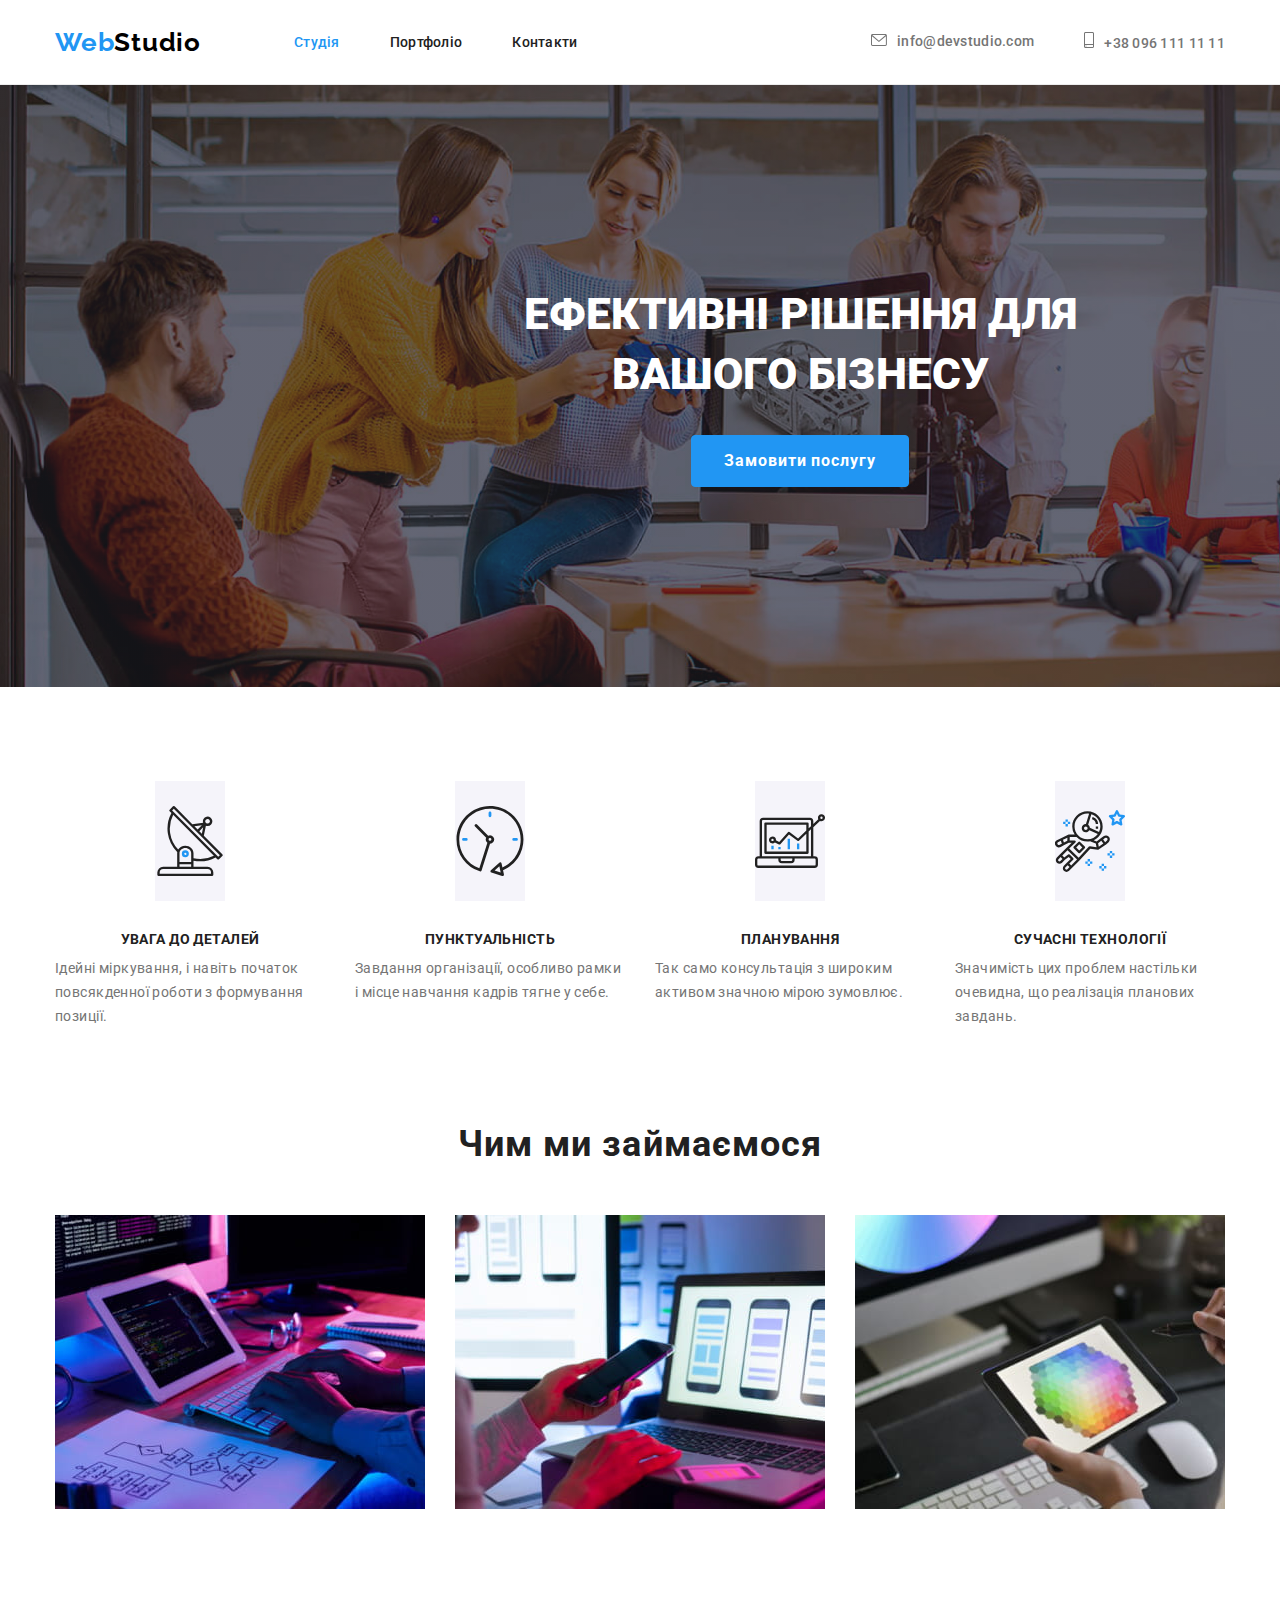
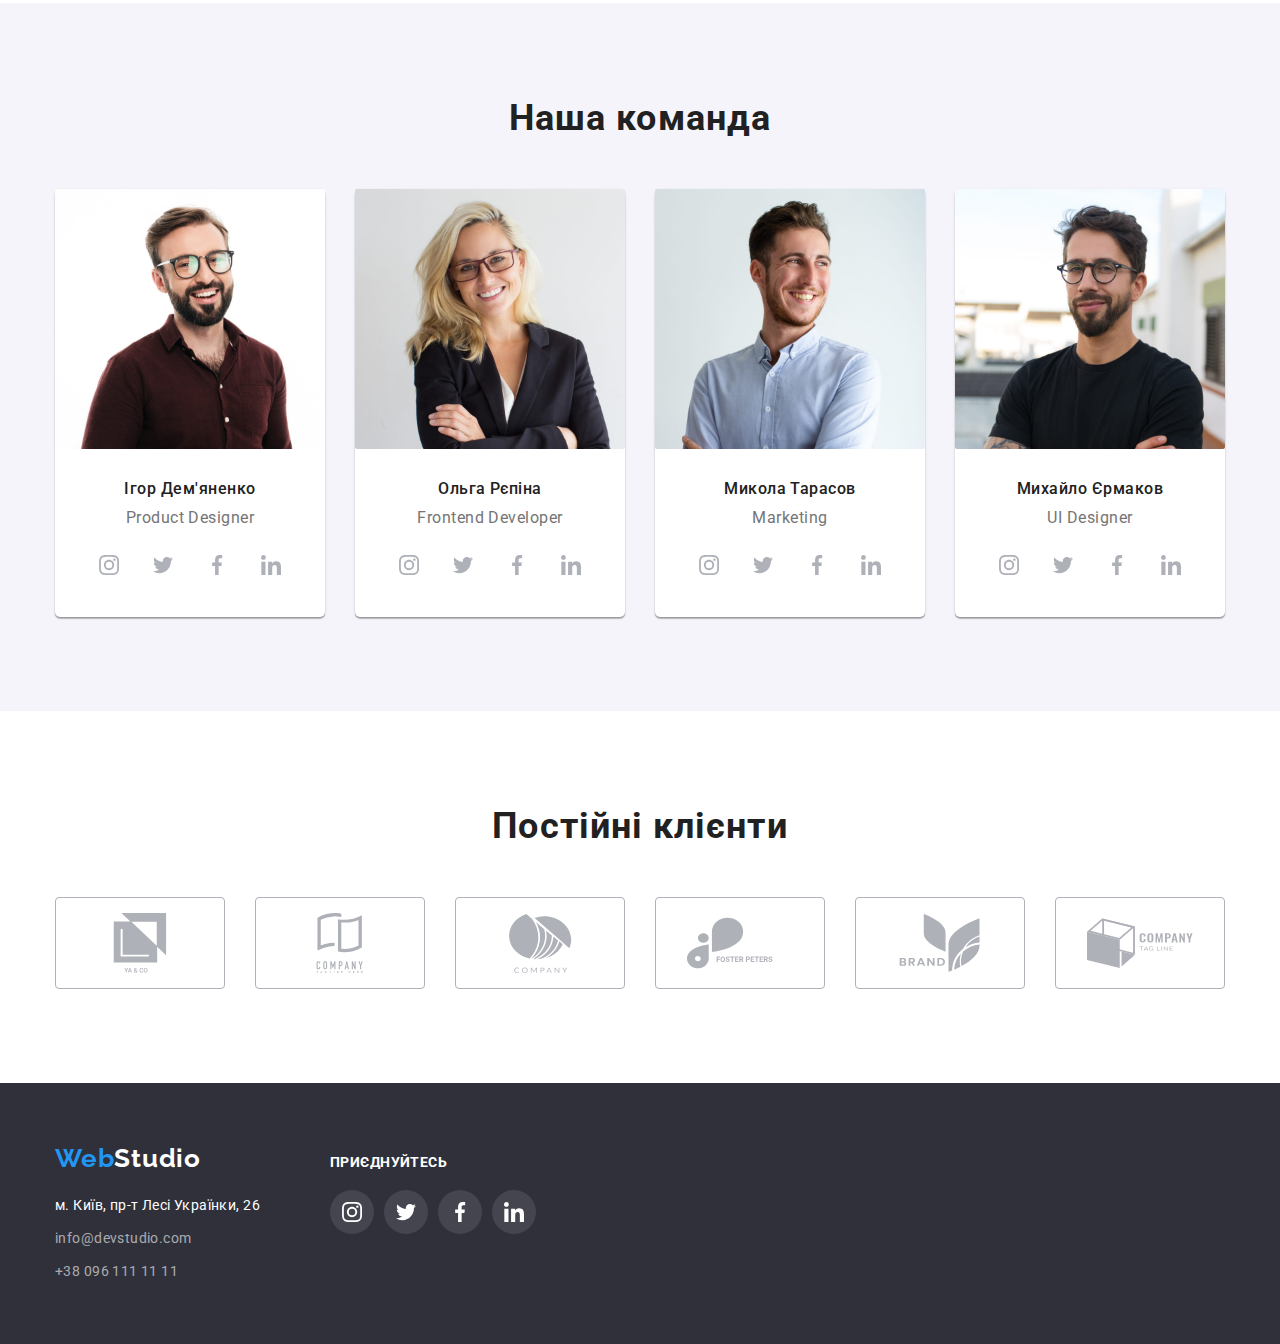
<file: index.html>
<!DOCTYPE html>
<html lang="uk">
<head>
    <meta charset="UTF-8">
    <meta http-equiv="X-UA-Compatible" content="IE=edge">
    <meta name="viewport" content="width=device-width, initial-scale=1.0">
    <title>Студія</title>
    <link href="https://fonts.googleapis.com/css2?family=Raleway:wght@700&family=Roboto:wght@400;500;700;900&display=swap" rel="stylesheet">
    <link rel="stylesheet" href="https://cdnjs.cloudflare.com/ajax/libs/modern-normalize/1.1.0/modern-normalize.css">
    <link rel="stylesheet" href="./styles/style.css">
</head>
<body>
<header class="header">
<div class="header-container container">
    <nav class="header-nav">
        <a href="./index.html" lang="en" class="header-logo logo"> <span class="header-logo-blue">Web</span><span class="header-logo-black">Studio</span></a>
        <ul class="header-list list">
            <li class="header-list-item"><a class="link current header-list-link" href="./index.html">Студія</a></li>
            <li class="header-list-item"><a class="header-list-link link" href="./portfolio.html">Портфоліо</a></li>
            <li class="header-list-item"><a class="header-list-link link" href="#">Контакти</a></li>
        </ul>
    </nav>

        <ul class="header-list list">
            <li class="header-list-contacts list">
                <a class="header-contacts-link link" href="mailto:info@devstudio.com">
                    <svg class="social-ikon-mail" width="16" height="12">
                        <use href="./images/icons.svg#icon-envelope" ></use>
                    </svg>info@devstudio.com</a></li>
            <li class="header-list-contacts list">
                <a class="header-contacts-link link" href="tel:+380961111111">
                    <svg class="social-ikon-tel">
                    <use href="./images/icons.svg#icon-smartphone" width="10" height="16"></use>
                </svg>+38 096 111 11 11</a></li>
        </ul>
</div>   
</header>
<main>
<!--банер-->
    <section class="banner">
     <div class="container">
        <h1 class="banner-title">Ефективні рішення для вашого бізнесу</h1>
        <button class="banner-button" type="button">Замовити послугу</button>
    </div> 
</section>
<!--наші особливості  --> 
<section class="features">
    <div class="container features-container">
        <h2 class="features-title hiden-title">Наші особливості</h2>
        <ul class="features-list list">
        <li class="features-list-item icon-antenna">
            <div class="features-icon">
                <svg class="icon" width="70" height="70">
                    <use href="./images/icons.svg#icon-antenna" ></use>
                </svg>
            </div>
            <h3 class="features-list-name">Увага до деталей</h3>
            <p class="features-list-description">Ідейні міркування, і навіть початок повсякденної роботи з формування позиції.</p>
        </li>
        <li class="features-list-item icon-clock">
            <div class="features-icon">
                <svg class="icon" width="70" height="70">
                <use href="./images/icons.svg#icon-clock" ></use>
                </svg>
            </div>
            <h3 class="features-list-name">Пунктуальність</h3>
            <p class="features-list-description">Завдання організації, особливо рамки і місце навчання кадрів тягне у себе.</p>
        </li>
        <li class="features-list-item icon-diagram" >
            <div class="features-icon">
                <svg class="icon" width="70" height="70">
                <use href="./images/icons.svg#icon-diagram" ></use>
                </svg>
            </div>
            <h3 class="features-list-name">Планування</h3>
            <p class="features-list-description">Так само консультація з широким активом значною мірою зумовлює.</p>
        </li>
        <li class="features-list-item icon-astronaut">
            <div class="features-icon">
                <svg class="icon" width="70" height="70">
                <use href="./images/icons.svg#icon-astronaut" ></use>
                </svg>
            </div>
            <h3 class="features-list-name">Сучасні технології</h3>
            <p class="features-list-description">Значимість цих проблем настільки очевидна, що реалізація планових завдань.</p>
        </li>
        </ul>
    </div>
</section>
<!--чим ми займаємось  --> 
<section class="projects">
    <div class="container">
        <h2 class="section-title">Чим ми займаємося</h2>
        <ul class="projects-list list">
            <li class="projects-list-item list"><img src="./images/box1.jpg" alt="робота за компютером" width="370"></li>
            <li class="projects-list-item list"><img src="./images/box2.jpg" alt="робота з телефоном" width="370" ></li>
            <li class="projects-list-item list"><img src="./images/box3.jpg" alt="робота з планшетом" width="370" ></li>
        </ul>   
    </div>
</section>
<!--наша команда  -->
<section class="team">
    <div class="container">
        <h2 class="section-title">Наша команда</h2>
        <ul class="team-members list">
            <li class="team-members-list"> 
                <img class="photo" src="./images/demyanenko.jpg" alt="фотографія Ігоря Дем'яненко" width="270" height="260">
                <div class="teem-members-about">
                    <h3 class="employee-name">Ігор Дем'яненко</h3>
                    <p class="employee-position" lang="en">Product Designer</p>
                    <ul class="social-icons list">
                        <li class="team-social list">
                            <a href="#" class="social-link link">
                            <svg class="social-icon" width="20" height="20">
                                <use href="./images/icons.svg#icon-instagram" ></use>
                            </svg>
                        </a></li>
                        <li class="team-social list"><a href="#" class="social-link link">
                            <svg class="social-icon" width="20" height="20">
                                <use href="./images/icons.svg#icon-twitter" ></use>
                            </svg>
                        </a></li>
                        <li class="team-social list"><a href="#" class="social-link link">
                            <svg class="social-icon" width="20" height="20">
                                <use href="./images/icons.svg#icon-facebook" ></use>
                            </svg>
                        </a></li>
                        <li class="team-social list"><a href="#" class="social-link link">
                            <svg class="social-icon" width="20" height="20">
                                <use href="./images/icons.svg#icon-linkedin" ></use>
                            </svg>
                        </a></li>
                    </ul> 
                </div>
            </li>
            <li class="team-members-list"> 
                <img class="photo"src="./images/repin.jpg" alt="фотографія Ольги Рєпіна" width="270" height="260">
                <div class="teem-members-about">
                    <h3 class="employee-name">Ольга Рєпіна</h3>
                    <p class="employee-position" lang="en">Frontend Developer</p>
                    <ul class="social-icons list">
                        <li class="team-social list">
                            <a href="#" class="social-link link">
                            <svg class="social-icon" width="20" height="20">
                                <use href="./images/icons.svg#icon-instagram" ></use>
                            </svg>
                        </a></li>
                        <li class="team-social list"><a href="#" class="social-link link">
                            <svg class="social-icon" width="20" height="20">
                                <use href="./images/icons.svg#icon-twitter" ></use>
                            </svg>
                        </a></li>
                        <li class="team-social list"><a href="#" class="social-link link">
                            <svg class="social-icon" width="20" height="20">
                                <use href="./images/icons.svg#icon-facebook" ></use>
                            </svg>
                        </a></li>
                        <li class="team-social list"><a href="#" class="social-link link">
                            <svg class="social-icon" width="20" height="20">
                                <use href="./images/icons.svg#icon-linkedin" ></use>
                            </svg>
                        </a></li>
                    </ul>
                </div>
            </li>
            <li class="team-members-list"> 
                <img class="photo" src="./images/tarasov.jpg" alt="фотографія Миколи Тарасова" width="270" height="260">
                <div class="teem-members-about">
                    <h3 class="employee-name">Микола Тарасов</h3>
                    <p class="employee-position" lang="en">Marketing</p>
                    <ul class="social-icons list">
                        <li class="team-social list">
                            <a href="#" class="social-link link">
                            <svg class="social-icon" width="20" height="20">
                                <use href="./images/icons.svg#icon-instagram" ></use>
                            </svg>
                        </a></li>
                        <li class="team-social list"><a href="#" class="social-link link">
                            <svg class="social-icon" width="20" height="20">
                                <use href="./images/icons.svg#icon-twitter" ></use>
                            </svg>
                        </a></li>
                        <li class="team-social list"><a href="#" class="social-link link">
                            <svg class="social-icon" width="20" height="20">
                                <use href="./images/icons.svg#icon-facebook" ></use>
                            </svg>
                        </a></li>
                        <li class="team-social list"><a href="#" class="social-link link">
                            <svg class="social-icon" width="20" height="20">
                                <use href="./images/icons.svg#icon-linkedin" ></use>
                            </svg>
                        </a></li>
                    </ul>
                </div>
            </li>
            <li class="team-members-list"> 
                    <img class="photo" src="./images/ermakov.jpg" alt="фотографія Михайла Єрмакова" width="270" height="260">
                    <div class="teem-members-about">
                        <h3 class="employee-name">Михайло Єрмаков</h3>
                        <p class="employee-position" lang="en">UI Designer</p>
                        <ul class="social-icons list">
                            <li class="team-social list">
                                <a href="#" class="social-link link">
                                <svg class="social-icon" width="20" height="20">
                                    <use href="./images/icons.svg#icon-instagram" ></use>
                                </svg>
                            </a></li>
                            <li class="team-social list"><a href="#" class="social-link link">
                                <svg class="social-icon" width="20" height="20">
                                    <use href="./images/icons.svg#icon-twitter" ></use>
                                </svg>
                            </a></li>
                            <li class="team-social list"><a href="#" class="social-link link">
                                <svg class="social-icon" width="20" height="20">
                                    <use href="./images/icons.svg#icon-facebook" ></use>
                                </svg>
                            </a></li>
                            <li class="team-social list"><a href="#" class="social-link link">
                                <svg class="social-icon" width="20" height="20">
                                    <use href="./images/icons.svg#icon-linkedin" ></use>
                                </svg>
                            </a></li>
                        </ul>
                    </div>
            </li>
        </ul>
    </div>
</section>
<!--Постійні клієнти-->
<section class="client">
    <div class="container">
        <h2 class="section-title">Постійні клієнти</h2>
        <ul class="client-list list">
            <li class="client-list-item">
                <a href=""  class="client-link">
                <svg class="client-icon" width="106" height="60">
                    <use href="./images/icons.svg#icon-group1" ></use>
                </svg>
            </a></li>
            <li class="client-list-item">
                <a href="" class="client-link">
                <svg class="client-icon" width="106" height="60">
                    <use href="./images/icons.svg#icon-group2" ></use>
                </svg>
            </a></li>
            <li class="client-list-item">
                <a href="" class="client-link">
                <svg class="client-icon" width="106" height="60">
                    <use href="./images/icons.svg#icon-group3" ></use>
                </svg>
            </a></li>
            <li class="client-list-item">
                <a href="" class="client-link">
                <svg class="client-icon" width="106" height="60">
                    <use href="./images/icons.svg#icon-group4" ></use>
                </svg>
            </a></li>
            <li class="client-list-item">
                <a href="" class="client-link">
                <svg class="client-icon" width="106" height="60">
                    <use href="./images/icons.svg#icon-group5" ></use>
                </svg>
            </a></li>
            <li class="client-list-item">
                <a href="" class="client-link">
                <svg class="client-icon" width="106" height="60">
                    <use href="./images/icons.svg#icon-group6" ></use>
                </svg>
            </a></li>
        </ul> 

    </div>
</section>
</main>  
<footer class="footer">
 <!--контактні дані  -->
 <div class="container">
    <div class="container-address">
        <a href="./index.html" class="footer-logo logo"> <span class="footer-logo-blue">Web</span><span class="footer-logo-white">Studio</span></a>
        <address class="footer-contacts">
             <ul class="footer-contacts-list list link">
                <li class="footer-contacts-list-item">
                    <a class="footer-link-addres link" href="https://goo.gl/maps/AmwkQ84V7P5JWg967" target="_blank" rel="noopener noreferrer nofollow">м. Київ, пр-т Лесі Українки, 26</a>
                </li>
                <li class="footer-contacts-list-item">
                    <a class="footer-link-mail link" href="mailto:info@devstudio.com">info@devstudio.com</a>
                </li>
                <li class="footer-contacts-list-item">
                    <a class="footer-link-tel link" href="tel:+380961111111">+38 096 111 11 11</a>
                </li>
            </ul>
        </address>
    </div>
    <div class="container-social">
        <h2 class="social-section-title">приєднуйтесь</h2>
        <ul class="footer-social-icons list">
        <li class="footer-social-list list">
            <a href="#" class="footer-social-link link">
            <svg class="footer-social-icon" width="20" height="20">
                <use href="./images/icons.svg#icon-instagram" ></use>
            </svg>
        </a></li>
        <li class="footer-social-list list">
            <a href="#" class="footer-social-link link">
            <svg class="footer-social-icon" width="20" height="20">
                <use href="./images/icons.svg#icon-twitter" ></use>
            </svg>
        </a></li>
        <li class="footer-social-list list">
            <a href="#" class="footer-social-link link">
            <svg class="footer-social-icon" width="20" height="20">
                <use href="./images/icons.svg#icon-facebook" ></use>
            </svg>
        </a></li>
        <li class="footer-social-list list">
            <a href="#" class="footer-social-link link">
            <svg class="footer-social-icon" width="20" height="20">
                <use href="./images/icons.svg#icon-linkedin" ></use>
            </svg>
        </a></li>
        </ul>
    </div> 
</div>    
</footer>
</body>
</html>
</file>
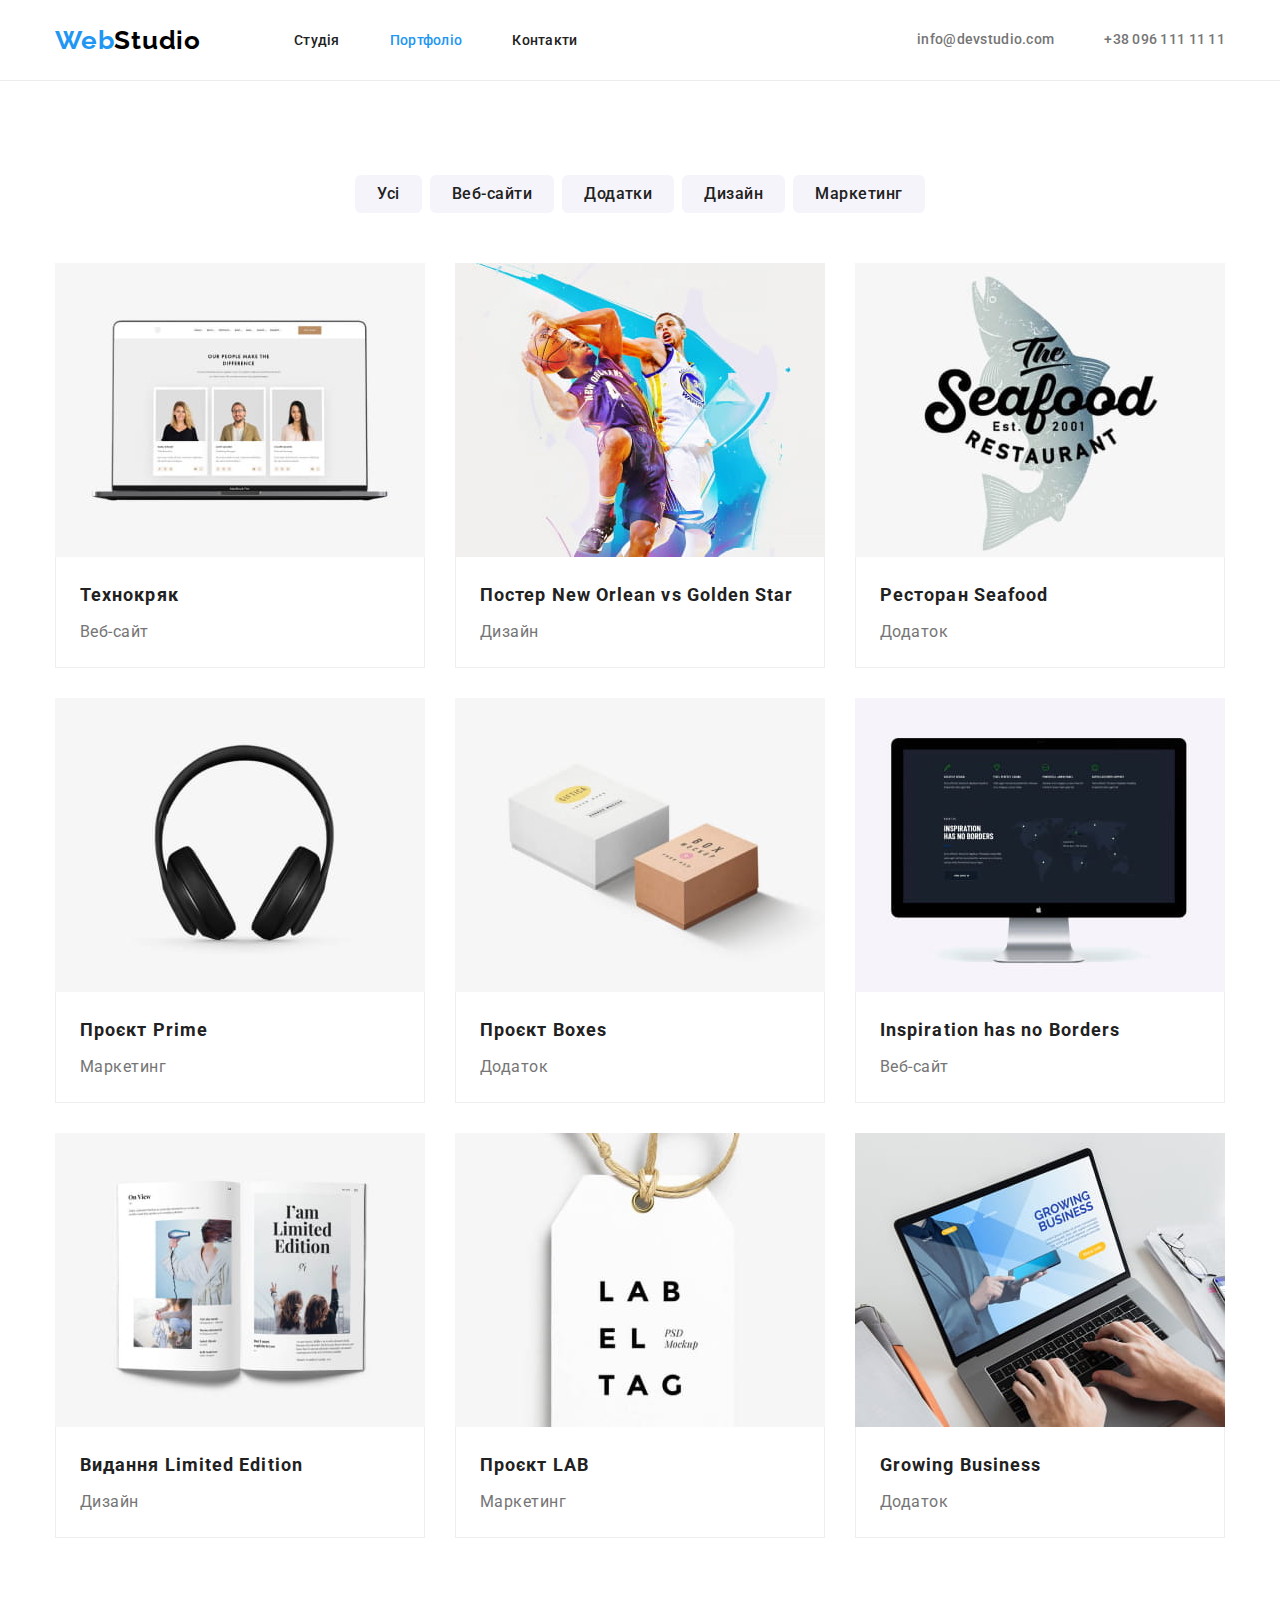
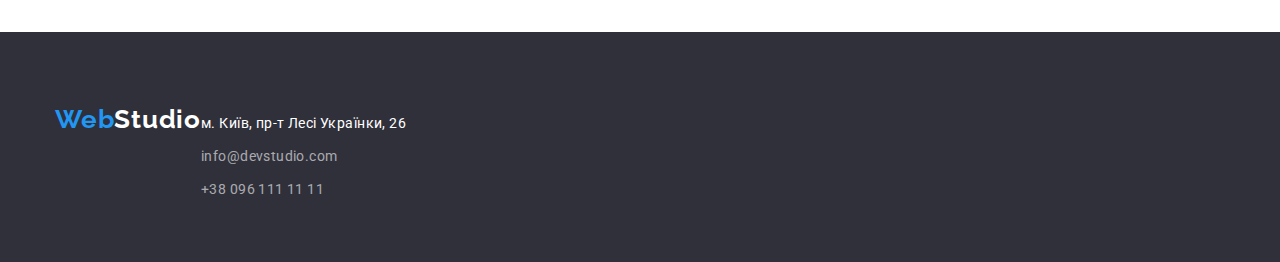
<file: portfolio.html>
<!DOCTYPE html>
<html lang="uk">
<head>
    <meta charset="UTF-8">
    <meta http-equiv="X-UA-Compatible" content="IE=edge">
    <meta name="viewport" content="width=device-width, initial-scale=1.0">
    <title>Портфоліо</title>
    <link href="https://fonts.googleapis.com/css2?family=Raleway:wght@700&family=Roboto:wght@400;500;700;900&display=swap" rel="stylesheet">
    <link rel="stylesheet" href="https://cdnjs.cloudflare.com/ajax/libs/modern-normalize/1.1.0/modern-normalize.css">
    <link rel="stylesheet" href="./styles/style.css">
</head>
<body>
<header class="header">
        <div class="header-container container">
                <nav class="header-nav">
                <a href="./index.html" lang="en" class="header-logo logo"> <span class="header-logo-blue">Web</span><span class="header-logo-black">Studio</span></a>
                 <ul class="header-list list">
                        <li class="header-list-item"><a class="header-list-link link" href="./index.html">Студія</a></li>
                        <li class="header-list-item"><a class="link current header-list-link" href="./portfolio.html">Портфоліо</a></li>
                        <li class="header-list-item"><a class="header-list-link link" href="#">Контакти</a></li>
                </ul>
                </nav>
                <ul class="header-list list">
                        <li class="header-list-contacts list"><a class="header-contacts-link link" href="mailto:info@devstudio.com">info@devstudio.com</a></li>
                        <li class="header-list-contacts list"><a class="header-contacts-link link" href="tel:+380961111111">+38 096 111 11 11</a></li>
                </ul>
        </div>   
</header>
<main>
<!--портфоліо-->
<section class="portfolio">
        <div class="container">
                <h1 class="hiden-title">Портфоліо</h1>
                <ul class="list-buttons-position list">
                    <li class="list-buttons"><button class="portfolio-button " type="button">Усі</button></li>
                    <li class="list-buttons"><button class="portfolio-button " type="button">Веб-сайти</button></li>
                    <li class="list-buttons"><button class="portfolio-button " type="button">Додатки</button></li>
                    <li class="list-buttons"><button class="portfolio-button " type="button">Дизайн</button></li>
                    <li class="list-buttons"><button class="portfolio-button " type="button">Маркетинг</button></li>
                </ul> 
                <ul class="portfolio-project list">
                        <li class="portfolio-project-list"> 
                                <a class="portfolio-project-link" href="#"> 
                                        <img class="portfolio-img" src="./images/portfolio1.jpg" alt="Веб-сайт" width="370">
                                        <div class="portfolio-about">
                                                <h2 class="portfolio-title">Технокряк</h2>
                                                <p class="portfolio-type">Веб-сайт</p>
                                        </div>
                                </a>    
                        </li>
                        <li class="portfolio-project-list">
                                <a class="portfolio-project-link" href="#">
                                        <img class="portfolio-img" src="./images/portfolio2.jpg" alt="гравці в басуктбол" width="370">
                                        <div class="portfolio-about">   
                                                <h2 class="portfolio-title" lang="en">Постер New Orlean vs Golden Star</h2>
                                                <p class="portfolio-type">Дизайн</p>
                                        </div>
                                </a>  
                        </li>
                        <li class="portfolio-project-list"> 
                                <a class="portfolio-project-link" href="#">
                                        <img class="portfolio-img" src="./images/portfolio3.jpg" alt="логотип ресторану" width="370">
                                        <div class="portfolio-about">
                                                <h2 class="portfolio-title" lang="en">Ресторан Seafood</h2>
                                                <p class="portfolio-type">Додаток</p>
                                        </div>
                                </a>  
                        </li>
                        <li class="portfolio-project-list"> 
                                <a class="portfolio-project-link" href="#">
                                        <img class="portfolio-img" src="./images/portfolio4.jpg" alt="навушники" width="370">
                                        <div class="portfolio-about">
                                                <h2 class="portfolio-title" lang="en">Проєкт Prime</h2>
                                                <p class="portfolio-type">Маркетинг</p>
                                        </div>
                                </a>   
                        </li>
                        <li class="portfolio-project-list"> 
                                <a class="portfolio-project-link" href="#">
                                        <img class="portfolio-img" src="./images/portfolio5.jpg" alt="дві коробки" width="370">
                                        <div class="portfolio-about">
                                                <h2 class="portfolio-title" lang="en">Проєкт Boxes</h2>
                                                <p class="portfolio-type">Додаток</p>
                                        </div>
                                </a>     
                        </li>
                                <li class="portfolio-project-list"> 
                                <a class="portfolio-project-link" href="#">
                                        <img class="portfolio-img" src="./images/portfolio6.jpg" alt="монітор компютера" width="370">
                                        <div class="portfolio-about">
                                                <h2 class="portfolio-title" lang="en">Inspiration has no Borders</h2>
                                                <p class="portfolio-type">Веб-сайт</p>
                                        </div>
                                </a>       
                        </li>
                        <li class="portfolio-project-list"> 
                                <a class="portfolio-project-link" href="#">
                                        <img class="portfolio-img" src="./images/portfolio7.jpg" alt="книга" width="370">
                                        <div class="portfolio-about">
                                                <h2 class="portfolio-title" lang="en">Видання Limited Edition</h2>
                                                <p class="portfolio-type">Дизайн</p>
                                        </div>
                                </a>       
                        </li>
                        <li class="portfolio-project-list"> 
                                <a class="portfolio-project-link" href="#">
                                        <img class="portfolio-img" src="./images/portfolio8.jpg" alt="бірка" width="370">
                                        <div class="portfolio-about">
                                                <h2 class="portfolio-title" lang="en">Проєкт LAB</h2>
                                                <p class="portfolio-type">Маркетинг</p>
                                        </div>
                                </a>       
                        </li>
                        <li class="portfolio-project-list"> 
                                <a class="portfolio-project-link" href="#">
                                        <img class="portfolio-img" src="./images/portfolio9.jpg" alt="компютер" width="370">
                                        <div class="portfolio-about">
                                                <h2 class="portfolio-title" lang="en">Growing Business</h2>
                                                <p class="portfolio-type">Додаток</p>
                                        </div>
                                </a>  
                        </li> 
                </ul>
    </div>
</section>
</main>  
<footer class="footer">
<!--контактні дані  -->
<div class="container">
        <a href="./index.html" class="footer-logo logo"> <span class="footer-logo-blue">Web</span><span class="footer-logo-white">Studio</span></a>
        <address class="footer-contacts">
                <ul class="footer-contacts-list list link">
                   <li class="footer-contacts-list-item">
                       <a class="footer-link-addres link" href="https://goo.gl/maps/AmwkQ84V7P5JWg967" target="_blank" rel="noopener noreferrer nofollow">м. Київ, пр-т Лесі Українки, 26</a>
                   </li>
                   <li class="footer-contacts-list-item">
                       <a class="footer-link-mail link" href="mailto:info@devstudio.com">info@devstudio.com</a>
                   </li>
                   <li class="footer-contacts-list-item">
                       <a class="footer-link-tel link" href="tel:+380961111111">+38 096 111 11 11</a>
                   </li>
               </ul>
        </address>
</div>   
</footer>
</body>
</html>
</file>
<file: styles/style.css>
:root {
--logo-web:  #2196F3;
--header-logo-studio:hsl(0, 0%, 0%);
--footer-logo-studio:#FFFFFF;
--text-color:#212121;
--text-color-2: #757575;
--header-color: #ECECEC;
--banner-background-color: #C4C4C4;
--nav-color: #2196F3;
--banner-text: #FFFFFF;
--button-color: #F5F4FA;
--footer-contacts-link:rgba(255, 255, 255, 0.6);
--footer-addres:#FFFFFF;
--team-background-color: #F5F4FA;
--background-color:#FFFFFF;
--footer-background-color: #2F303A;
--social-icon:#AFB1B8;
--social-icon-footer:#FFFFFF;
}

img {
    display: block;}

body {
    font-family: 'Roboto', sans-serif;
    color: var(--text-color);
    background-color:var(--background-color);}
h1, h2, h3, h4, h5, h6, ul, li, p {
    margin-top: 0px;
    margin-bottom: 0px ;}
.container {
  width: 1200px;
  margin-left: auto;
  margin-right: auto;
  padding-left: 15px;
  padding-right: 15px;}

/*хедер*/
.header-container {
    display: flex;
    align-items: center;}
.header {
    border-bottom: 1px solid #ECECEC;}
.header-nav {
    display: flex;
    align-items: center;} 
.link.current {
    color: var(--nav-color);}
/*логотип*/  
.logo {
    font-family: 'Raleway', sans-serif;
    font-weight: 700;
    font-size: 26px;
    line-height: 1.19;
    letter-spacing: 0.03em;
    text-decoration: none;}
.header-logo-blue {
    color: var(--logo-web);}
.header-logo-black{
    color: var(--header-logo-studio);
    margin-right: 93px;}
.footer-logo-white {
    color: var(--footer-logo-studio)}

.list {
    list-style: none;
    padding-left: 0px;}
.link {
    list-style: none;
    text-decoration: none;
    font-style: normal;
    padding-left: 0px;}
.header-list  {
    display: flex;
    align-items: center;
    margin: 0px 0px;
    margin-left: auto;}
.header-list-item:not(:first-child) {
    margin-left: 50px;}
.header-list-contacts:not(:first-child) {
    margin-left: 50px;}
.header-list-link {
    font-weight: 500;   
    font-size: 14px;
    line-height: 1.14;
    letter-spacing: 0.02em;
    color: var(--text-color);
    padding-top: 32px;
    padding-bottom: 32px;}
.header-contacts-link {
    font-weight: 500;   
    font-size: 14px;
    line-height: 1.14;
    letter-spacing: 0.02em;
    color: var(--text-color-2);
    padding-top: 32px;
    padding-bottom: 32px;}

.social-ikon-mail {
    width: 16px;
    height: 12px;
    margin-right: 10px;
    fill:currentColor;}
.social-ikon-tel {
    width: 10px;
    height: 16px;
    margin-right: 10px;
    fill:currentColor;}
.header-list-contacts {
    display: flex;
    align-items: center;
    text-align: center;
    white-space: nowrap;}
.header-list-link:hover, .header-list-link:focus {
    color:var(--nav-color)}
.header-contacts-link:hover, .header-contacts-link:focus {
    color:var(--nav-color);}

/*банер*/
.banner {
    background-color: var(--banner-background-color);
    background-image: linear-gradient(rgba(47, 48, 58, 0.4), rgba(47, 48, 58, 0.4)),
    url(../images/bg-banner.jpg);
    background-size: cover;
    background-repeat: no-repeat;
    width: 1600px;
    padding-top: 200px;
    padding-bottom: 200px;
    margin-left: auto;
    margin-right: auto;}
.banner-title { 
    font-weight: 900;
    font-size: 44px;
    line-height: 1.36;
    color: var(--banner-text);
    text-transform: uppercase;
    max-width: 696px;
    text-align: center;
    margin-left: auto;
    margin-right: auto;}
.banner-button {
    font-family: inherit;
    font-weight: 700;
    font-size: 16px;
    line-height: 1.88;
    text-align: center;
    letter-spacing: 0.06em;
    color: var(--banner-text);
    background-color: var(--nav-color);
    border: 1px solid var(--nav-color);
    border-radius: 4px;
    padding: 10px 32px;
    cursor: pointer;
    display: flex;
    align-items: center;
    margin-top: 30px;
    margin-left: auto;
    margin-right: auto;}

/*наші особливості*/
.hiden-title {
    position: absolute;
    white-space: nowrap;
    width: 1px;
    height: 1px;
    overflow: hidden;
    border: 0;
    padding: 0;
    clip: rect(0 0 0 0);
    clip-path: inset(50%);
    margin: -1px;}

.features {
    padding-top: 94px;
    padding-bottom: 94px;}
.features-list {
    display: flex;
    align-items: flex-start;}
.features-list-item {
    max-width: 270px;
align-items: center;
justify-items: center;
}
.features-list-item:not(:first-child)  {
    margin-left: 30px;}
.features-icon {
   height: 120px;
   display: flex;
   align-items: center;
   justify-content: center;
   background-color: var(--team-background-color);
   margin-bottom: 30px;}
.features-list-name {
    font-weight: 700;
    font-size: 14px;
    line-height: calc(16/14);
    letter-spacing: 0.03em;
    text-transform: uppercase;
    margin-bottom: 10px;}
.features-list-description{
    font-size: 14px;
    line-height: 1.71;
    letter-spacing: 0.03em;
    color: var(--text-color-2);}

/*чим ми займаємось*/
.projects {
    padding-bottom: 94px;}
.projects-list{
    display: flex;}
.section-title {
    font-weight: 700;
    font-size: 36px;
    line-height: 1.17;
    text-align: center;
    letter-spacing: 0.03em;
    margin-bottom: 50px;}
.projects-list-item:first-child {
    margin-right: 30px;}
.projects-list-item:last-child {
    margin-left: 30px;}
/*команда*/
.team {
    background-color:var(--team-background-color);      
    padding-top: 94px;
    padding-bottom: 94px;}
.section-title{
    margin-bottom: 50px;}
.team-members {
    display: flex;}
.team-members-list {
    background-color: #FFFFFF;
    box-shadow: 0px 1px 3px rgba(0, 0, 0, 0.12), 0px 1px 1px rgba(0, 0, 0, 0.14), 0px 2px 1px rgba(0, 0, 0, 0.2);
    border-radius: 0px 0px 4px 4px;
    border-radius: 5px;
    text-align: center;
    flood-color: rgba(168, 166, 166, 0.547);}

.team-members .social-icons{
    display: flex;
    justify-content: center;
    }
.team-members .team-social:not(:last-child) {
    margin-right: 10px;
}
.team-members .social-link{
    width: 44px;
    height: 44px; 
    border-radius: 50%;
display: flex;
justify-content: center;
align-items: center;
color: var(--social-icon);}
.team-members .social-icon{
    fill: currentColor;}
.team-members .social-link:hover, .team-members .social-link:focus {
    background-color: var(--nav-color);
    border-radius: 50%;
    color: var(--button-color);}
.photo {
    border-radius: 2px;}
.teem-members-about {
    padding-top: 30px;
    padding-bottom: 30px;}
.team-members-list:not(:first-child)  {
    margin-left: 30px;}
.team-members-item{
    text-decoration: none;}
.employee-name {
    color: var(--text-color);
    font-weight: 500;
    font-size: 16px;
    line-height: calc(19/16);
    letter-spacing: 0.03em;}
.employee-position {
    color: var(--text-color-2);
    font-size: 16px;
    line-height: calc(19/16);
    letter-spacing: 0.03em;
    color: var(--text-color-2);
    margin-top: 10px;
    margin-bottom: 16px;}

/*Постійні клієнти*/
.client {
    padding-top: 94px;
    padding-bottom: 94px;}
.client-list {  
display: flex;
padding-left: auto;}
.section-title {
    margin-bottom: 50px;}
.client-list-item:not(:last-child) {
    margin-right: 30px;}
.client-link{
    width: 170px;
    height: 92px;
    display: flex;
    align-items: center;
    justify-content: center;
    border: 1px solid #AFB1B8;
    border-radius: 4px;
    color: var(--social-icon);}
.client-link:hover, .client-link:focus {
    border: 1px solid #2196F3;
    color: var(--nav-color);}
.client-icon {
    fill: currentColor;}
/*футер студія */
.footer {
    background-color: var(--footer-background-color);
    padding-top: 60px;
    padding-bottom: 60px;}
.footer .container {
    display: flex;
    align-items: baseline;
}
.container-address{
    margin-right: 70px;}
.footer-logo-blue {
    color: var(--logo-web);}
address {
    margin-top: 20px;}
.footer-contacts-list-item:not(:last-child) {
    margin-bottom: 9px;}
.footer-contacts {
    font-size: 14px;
    line-height: 1.71;
    letter-spacing: 0.03em;}
.footer-link-mail, .footer-link-tel {
    color: var(--footer-contacts-link)}
.footer-link-addres {
    color: var(--footer-addres)}
.footer-link-mail:hover, .footer-link-mail:focus {
    color:var(--nav-color)}
.footer-link-addres:hover, .footer-link-addres:focus {
    color:var(--nav-color)}
.footer-link-tel:hover, .footer-link-tel:focus {
    color:var(--nav-color)}

.container-social {
    display: flex;
    flex-direction: column; }
.social-section-title {
    font-family: 'Roboto';
    font-weight: 700;
    font-size: 14px;
    line-height: calc(16/14);
    letter-spacing: 0.03em;
    text-transform: uppercase;
    color: var(--footer-addres);
    margin-bottom: 20px;}
.footer-social-icons {
    display: flex;
   justify-content: center;
   align-items: center;}
.footer-social-list {
    background: rgba(255, 255, 255, 0.1);
    border-radius: 50%;}
.footer-social-list:not(:first-child) {
margin-left: 10px;}
.footer-social-link {
    width: 44px;
    height: 44px;
    fill: var(--social-icon-footer);
    align-items: center;
    display: flex;
justify-content: center;}
.footer-social-link:hover, .footer-social-link:focus {
    background-color: var(--nav-color);
    border-radius: 50%;}    


/*портфоліо*/
.portfolio {
    padding-top: 94px;
    padding-bottom: 94px;}
.list-buttons-position {
    display: flex;
    justify-content: center;
    margin-bottom: 50px;}
.list-buttons:not(:first-child)  {
    margin-left: 8px;}
.portfolio-button {
    font-family: inherit;
    font-weight: 500;
    font-size: 16px;
    line-height: 1.62;
    text-align: center;
    letter-spacing: 0.03em;
    color: var(--text-color);
    background-color: var(--button-color);
    cursor: pointer;
    padding: 6px 22px 6px 22px;
    border-radius: 6px;
    border: none;}
.portfolio-button:hover, .portfolio-button:focus {
    background-color:var(--nav-color);
    color: var(--banner-text);
    box-shadow: 0px 1px 1px rgba(0, 0, 0, 0.12), 
                0px 4px 4px rgba(0, 0, 0, 0.06), 
                1px 4px 6px rgba(0, 0, 0, 0.16);}

.portfolio-project {
    display: flex;
    flex-wrap: wrap;}
.portfolio-project-list {
    list-style: none;}
.portfolio-project-link {
    display: block;
    text-decoration: none;
    color: var(--text-color)}
.portfolio-project-link:hover, .portfolio-project-link:focus {
    box-shadow: 0px 1px 1px rgba(0, 0, 0, 0.12), 
                0px 4px 4px rgba(0, 0, 0, 0.06), 
                1px 4px 6px rgba(0, 0, 0, 0.16);}

.portfolio-project-list:nth-child(2) {
    margin-right: 30px;
    margin-left: 30px;}
.portfolio-project-list:nth-child(5) {
    margin-right: 30px;
    margin-left: 30px;}
.portfolio-project-list:nth-child(8) {
    margin-right: 30px;
    margin-left: 30px;}
.portfolio-project-list:nth-child(6) {
    margin-top: 30px;
    margin-bottom: 30px;}
.portfolio-project-list:nth-child(4) {
    margin-top: 30px;
    margin-bottom: 30px;}
.portfolio-project-list:nth-child(5) {
    margin-top: 30px;
    margin-bottom: 30px;}

.portfolio-title {
    font-weight: 700;
    font-size: 18px;
    line-height: calc(36/18);
    letter-spacing: 0.06em;
    margin-bottom: 4px;}
.portfolio-type {
    color: var(--text-color-2);
    font-weight: 400;
    font-size: 16px;
    line-height: 1.88;
    letter-spacing: 0.03em;}
.portfolio-about {
    padding-top: 20px;
    padding-bottom: 20px;
    padding-left: 24px;
    padding-right: 24px;
    border-left: 1px solid #EEEEEE;
    border-right: 1px solid #EEEEEE;
    border-bottom: 1px solid #EEEEEE;}
</file>
